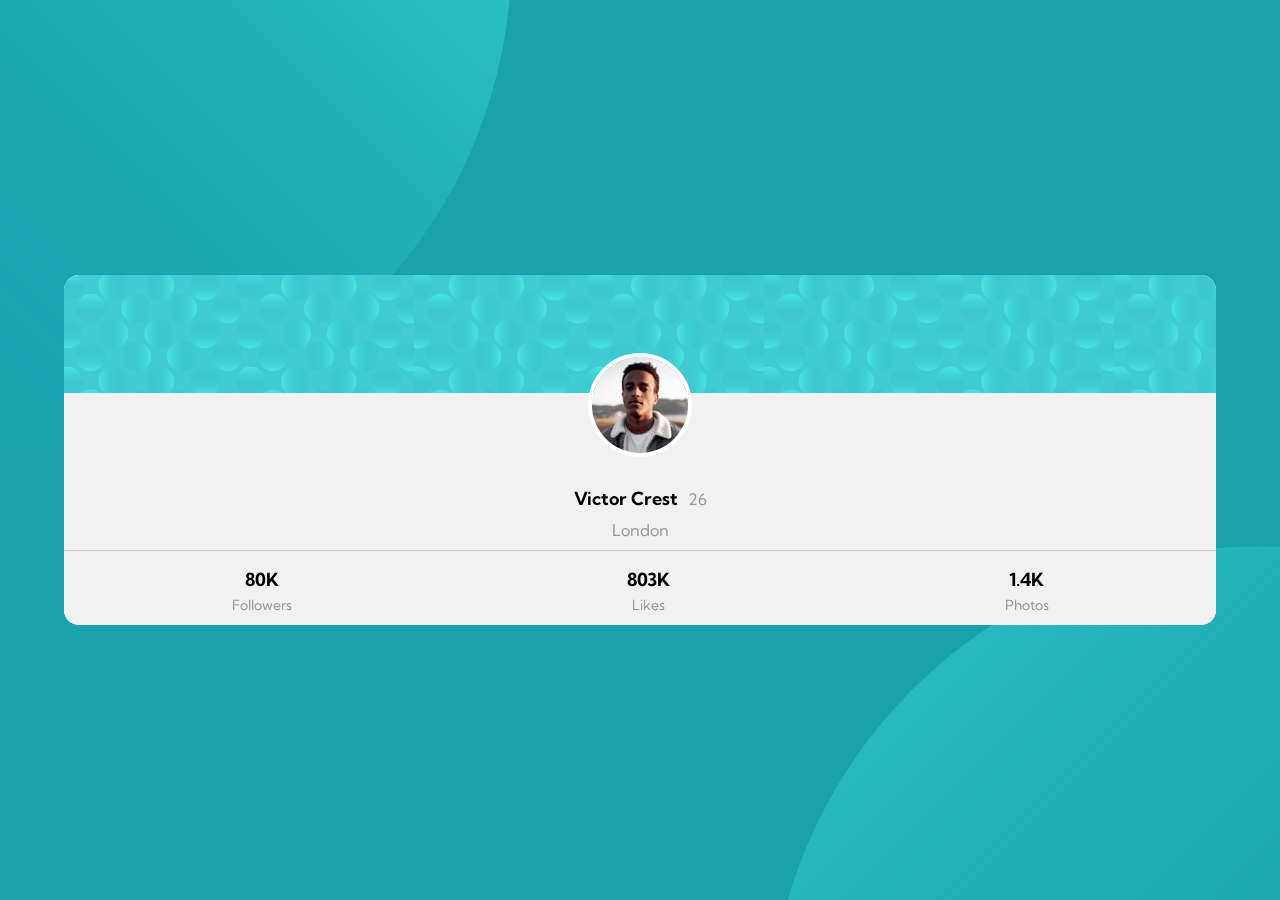
<file: docs/index.html>
<!DOCTYPE html>
<html lang="en">

<head>
  <meta charset="UTF-8">
  <meta name="viewport" content="width=device-width, initial-scale=1.0">
  <link rel="icon" type="image/png" sizes="32x32"
    href="./images/favicon-32x32.png">
  <link rel="stylesheet" href="./css/main.css">
  <title>Profile card component</title>
</head>

<body>
  <div class="pattern-top"></div>
  <div class="pattern-bottom"></div>
  <div class="card-container">
    <div class="card-header"></div>
    <div class="card-info">
      <img src="./images/image-victor.jpg" alt="avatar">
      <div class="card-title">
        <h5>Victor Crest</h5>
        <span>26</span>
      </div>
      <p>London</p>
    </div>
    <hr>
    <div class="card-footer">
      <div class="followers">
        <h5>80K</h5>
        <p>Followers</p>
      </div>
      <div class="likes">
        <h5>803K</h5>
        <p>Likes</p>
      </div>
      <div class="photos">
        <h5>1.4K</h5>
        <p>Photos</p>
      </div>
    </div>
  </div>
</body>

</html>
</file>
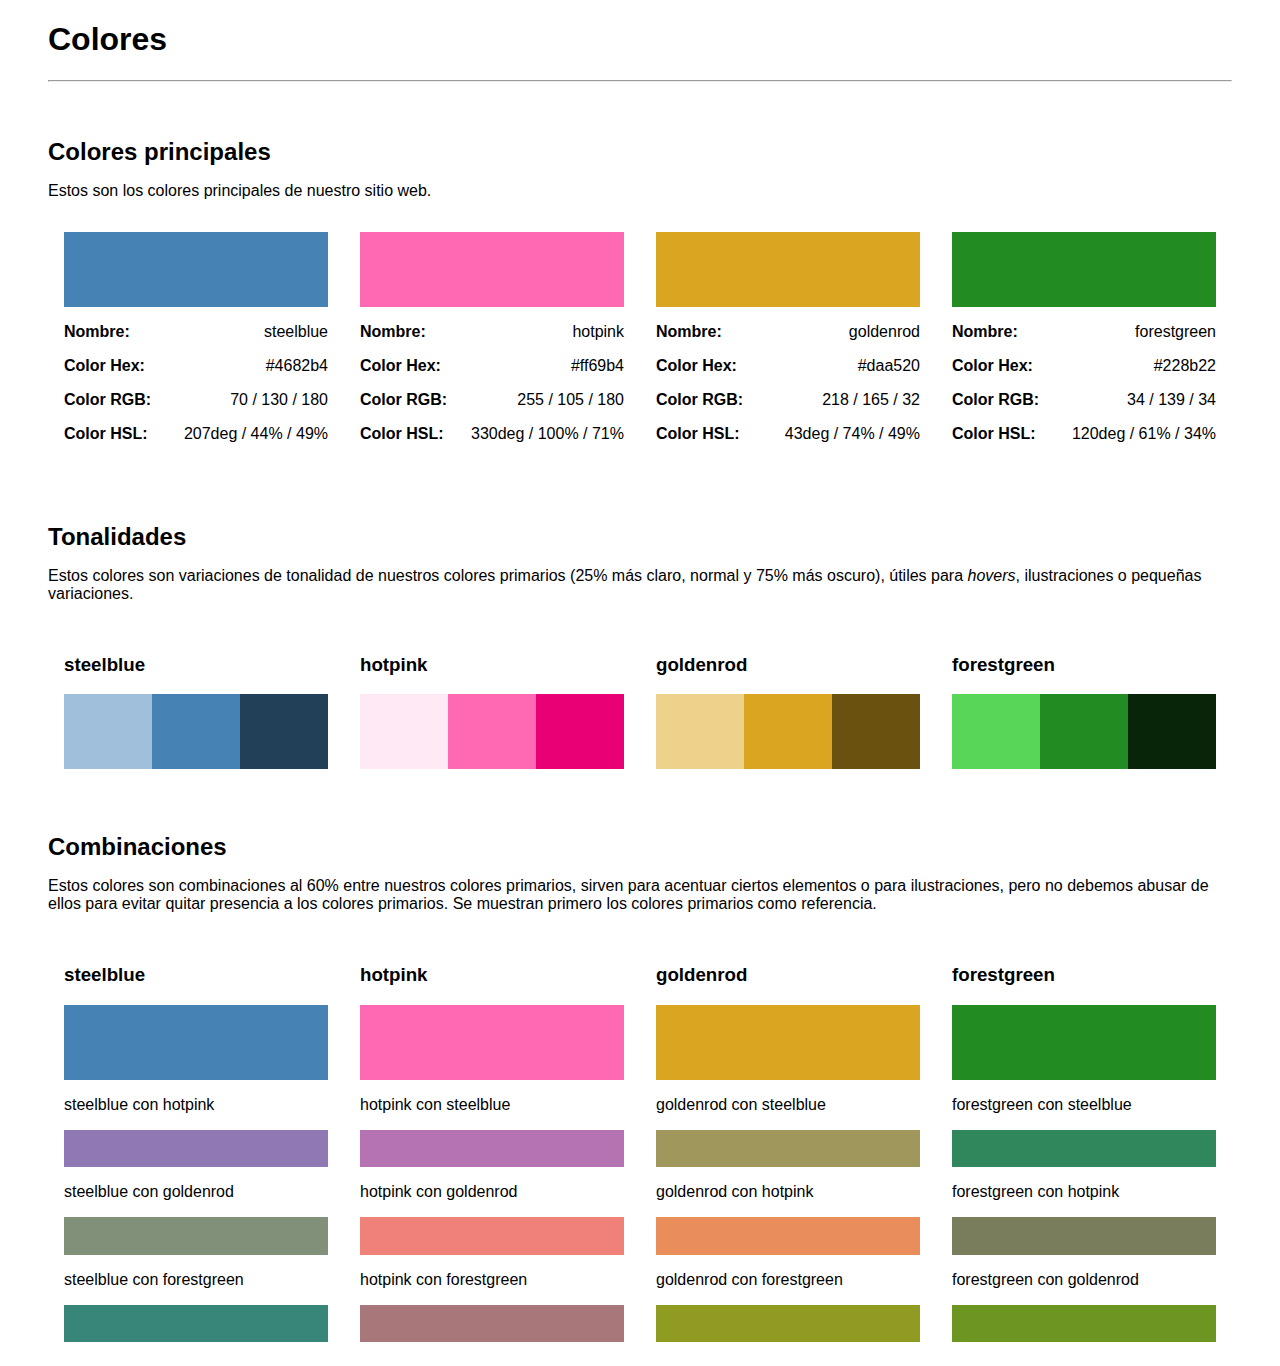
<file: ejercicio-colores_resuelto/index.html>
<!DOCTYPE html>
<html lang="es">
    <head>
        <title>Ejercicio Colores</title>
        <meta charset="UTF-8">
        <meta name="viewport" content="width=device-width, initial-scale=1.0">
        <link rel="stylesheet" type="text/css" href="css/style2.css">
    </head>
    <body>
        <header>
            <h1>Colores</h1>
            <hr>
        </header>
        <section>
            <h2>Colores principales</h2>
            <p>
                Estos son los colores principales de nuestro sitio web.
            </p>
            <!--Color principal 1-->
            <article class="color-principal-1">
                <div class="muestra"></div>
                <div class="datos">
                    <p><label>Nombre:</label><span class="nombre"></span></p>
                    <p><label>Color Hex:</label><span class="hex"></span></p>
                    <p><label>Color RGB:</label><span class="rgb"></span></p>
                    <p><label>Color HSL:</label><span class="hsl"></span></p>
                </div>
            </article>
            <!--Color principal 2-->
            <article class="color-principal-2">
                <div class="muestra"></div>
                <div class="datos">
                    <p><label>Nombre:</label><span class="nombre"></span></p>
                    <p><label>Color Hex:</label><span class="hex"></span></p>
                    <p><label>Color RGB:</label><span class="rgb"></span></p>
                    <p><label>Color HSL:</label><span class="hsl"></span></p>
                </div>
            </article>
            <!--Color principal 3-->
            <article class="color-principal-3">
                <div class="muestra"></div>
                <div class="datos">
                    <p><label>Nombre:</label><span class="nombre"></span></p>
                    <p><label>Color Hex:</label><span class="hex"></span></p>
                    <p><label>Color RGB:</label><span class="rgb"></span></p>
                    <p><label>Color HSL:</label><span class="hsl"></span></p>
                </div>
            </article>
            <!--Color principal 4-->
            <article class="color-principal-4">
                <div class="muestra"></div>
                <div class="datos">
                    <p><label>Nombre:</label><span class="nombre"></span></p>
                    <p><label>Color Hex:</label><span class="hex"></span></p>
                    <p><label>Color RGB:</label><span class="rgb"></span></p>
                    <p><label>Color HSL:</label><span class="hsl"></span></p>
                </div>
            </article>
        </section>
        <section>
            <h2>Tonalidades</h2>
            <p>
                Estos colores son variaciones de tonalidad de nuestros colores primarios (25% más claro, normal y 75% más oscuro),
                útiles para <em>hovers</em>, ilustraciones o pequeñas variaciones.
            </p>
            <!--Tonalidades color principal 1-->
            <article class="tonalidades-color-principal-1">
                <h3></h3>
                <div class="muestra">
                    <div class="claro"></div>
                    <div class="normal"></div>
                    <div class="oscuro"></div>
                </div>
            </article>
            <!--Tonalidades color principal 2-->
            <article class="tonalidades-color-principal-2">
                <h3></h3>
                <div class="muestra">
                    <div class="claro"></div>
                    <div class="normal"></div>
                    <div class="oscuro"></div>
                </div>
            </article>
            <!--Tonalidades color principal 3-->
            <article class="tonalidades-color-principal-3">
                <h3></h3>
                <div class="muestra">
                    <div class="claro"></div>
                    <div class="normal"></div>
                    <div class="oscuro"></div>
                </div>
            </article>
            <!--Tonalidades color principal 4-->
            <article class="tonalidades-color-principal-4">
                <h3></h3>
                <div class="muestra">
                    <div class="claro"></div>
                    <div class="normal"></div>
                    <div class="oscuro"></div>
                </div>
            </article>
        </section>
        <section>
            <h2>Combinaciones</h2>
            <p>
                Estos colores son combinaciones al 60% entre nuestros colores primarios, sirven para acentuar ciertos elementos
                o para ilustraciones, pero no debemos abusar de ellos para evitar quitar presencia a los colores primarios. Se
                muestran primero los colores primarios como referencia.
            </p>
            <!--Combinaciones color principal 1-->
            <article class="combinaciones-color-principal-1">
                <h3></h3>
                <div class="muestra"></div>
                <div class="mix-2">
                    <p></p>
                    <div></div>
                </div>
                <div class="mix-3">
                    <p></p>
                    <div></div>
                </div>
                <div class="mix-4">
                    <p></p>
                    <div></div>
                </div>
            </article>
            <!--Combinaciones color principal 2-->
            <article class="combinaciones-color-principal-2">
                <h3></h3>
                <div class="muestra"></div>
                <div class="mix-1">
                    <p></p>
                    <div></div>
                </div>
                <div class="mix-3">
                    <p></p>
                    <div></div>
                </div>
                <div class="mix-4">
                    <p></p>
                    <div></div>
                </div>
            </article>
            <!--Combinaciones color principal 3-->
            <article class="combinaciones-color-principal-3">
                <h3></h3>
                <div class="muestra"></div>
                <div class="mix-1">
                    <p></p>
                    <div></div>
                </div>
                <div class="mix-2">
                    <p></p>
                    <div></div>
                </div>
                <div class="mix-4">
                    <p></p>
                    <div></div>
                </div>
            </article>
            <!--Combinaciones color principal 4-->
            <article class="combinaciones-color-principal-4">
                <h3></h3>
                <div class="muestra"></div>
                <div class="mix-1">
                    <p></p>
                    <div></div>
                </div>
                <div class="mix-2">
                    <p></p>
                    <div></div>
                </div>
                <div class="mix-3">
                    <p></p>
                    <div></div>
                </div>
            </article>
        </section>
    </body>
</html>
</file>
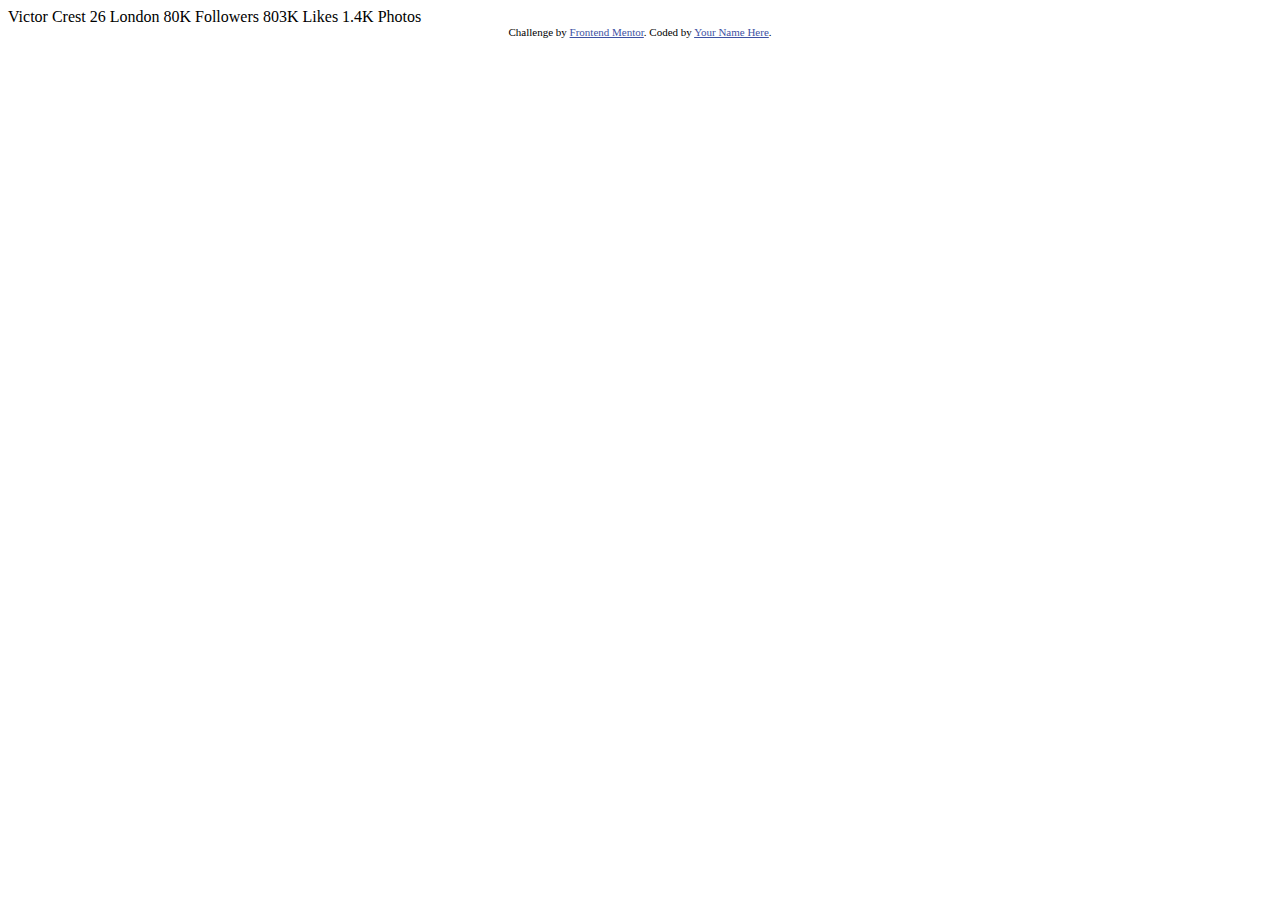
<file: profile_card/index.html>
<!DOCTYPE html>
<html lang="en">
<head>
  <meta charset="UTF-8">
  <meta name="viewport" content="width=device-width, initial-scale=1.0"> <!-- displays site properly based on user's device -->

  <link rel="icon" type="image/png" sizes="32x32" href="./images/favicon-32x32.png">
  
  <title>Frontend Mentor | Profile card component</title>

  <!-- Feel free to remove these styles or customise in your own stylesheet 👍 -->
  <style>
    .attribution { font-size: 11px; text-align: center; }
    .attribution a { color: hsl(228, 45%, 44%); }
  </style>
</head>
<body>
  Victor Crest
  26
  London

  80K
  Followers

  803K
  Likes

  1.4K
  Photos
  <div class="attribution">
    Challenge by <a href="https://www.frontendmentor.io?ref=challenge" target="_blank">Frontend Mentor</a>. 
    Coded by <a href="#">Your Name Here</a>.
  </div>
</body>
</html>
</file>
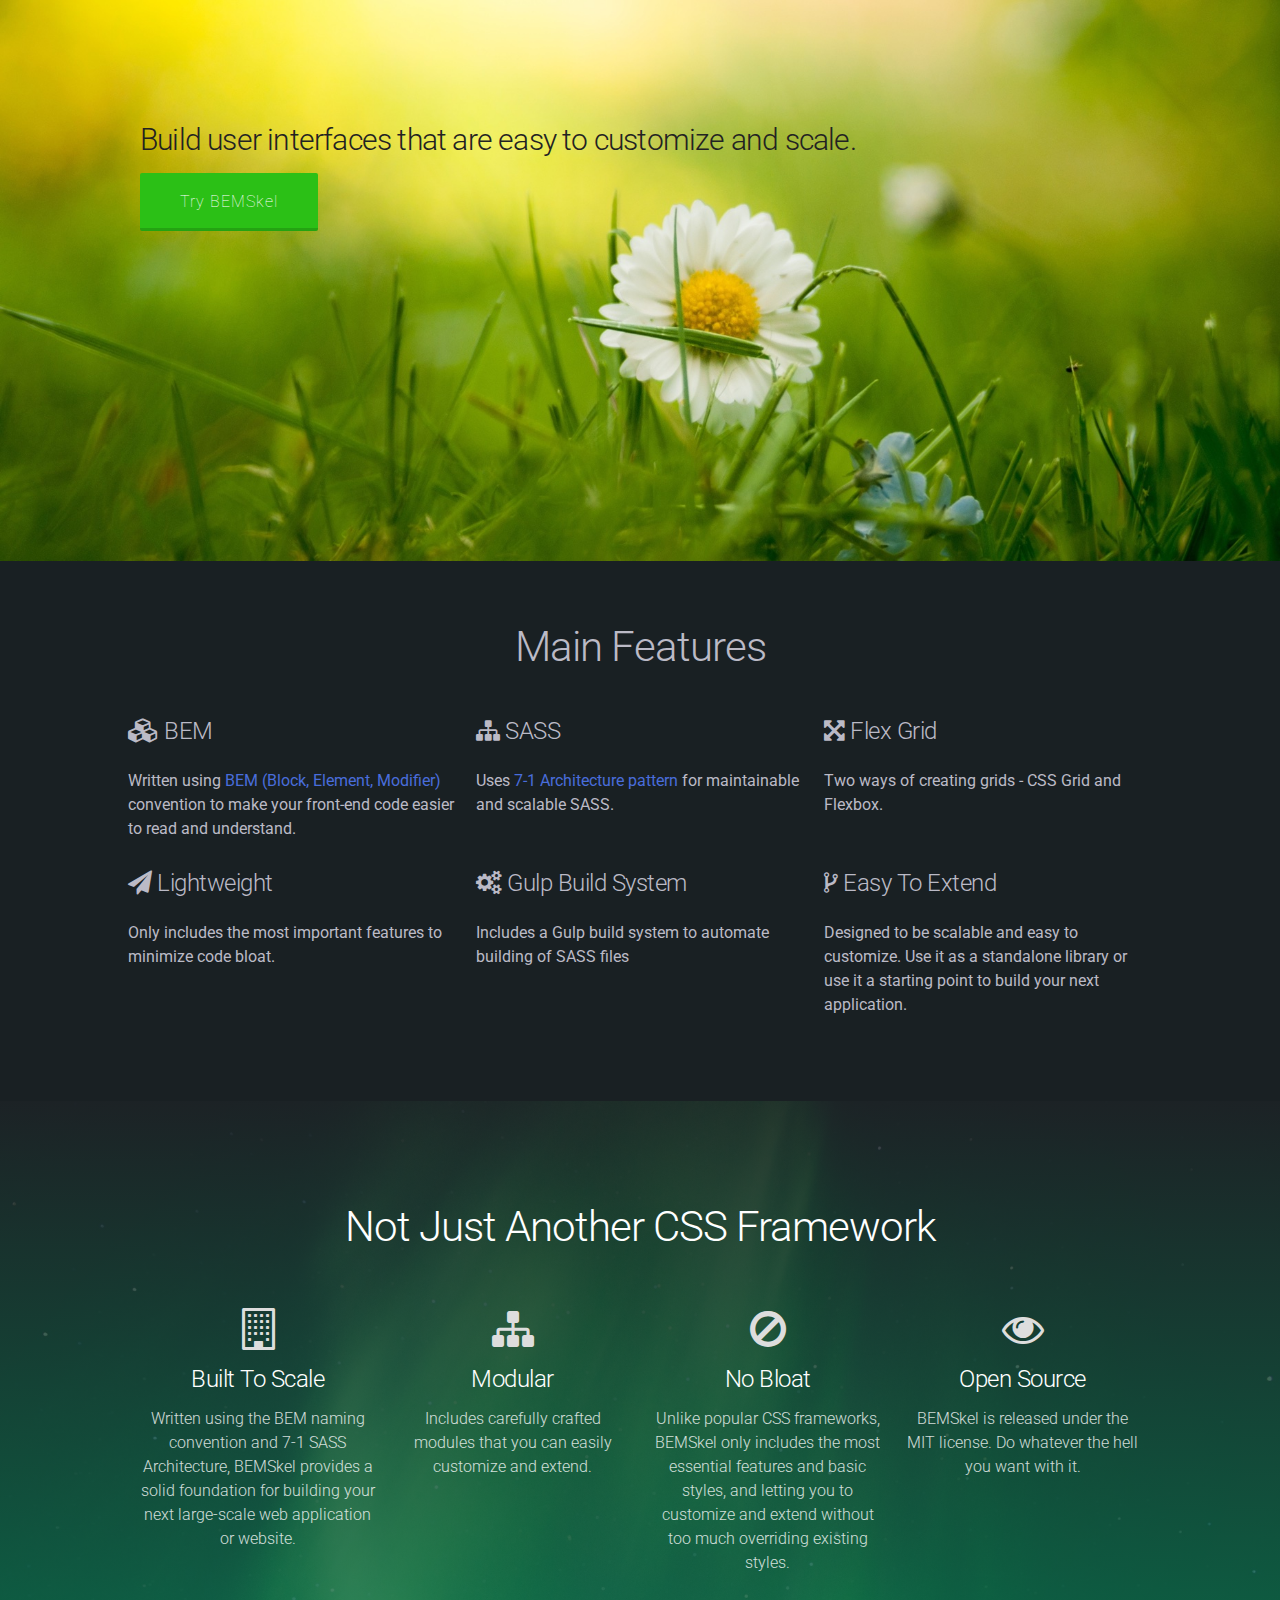
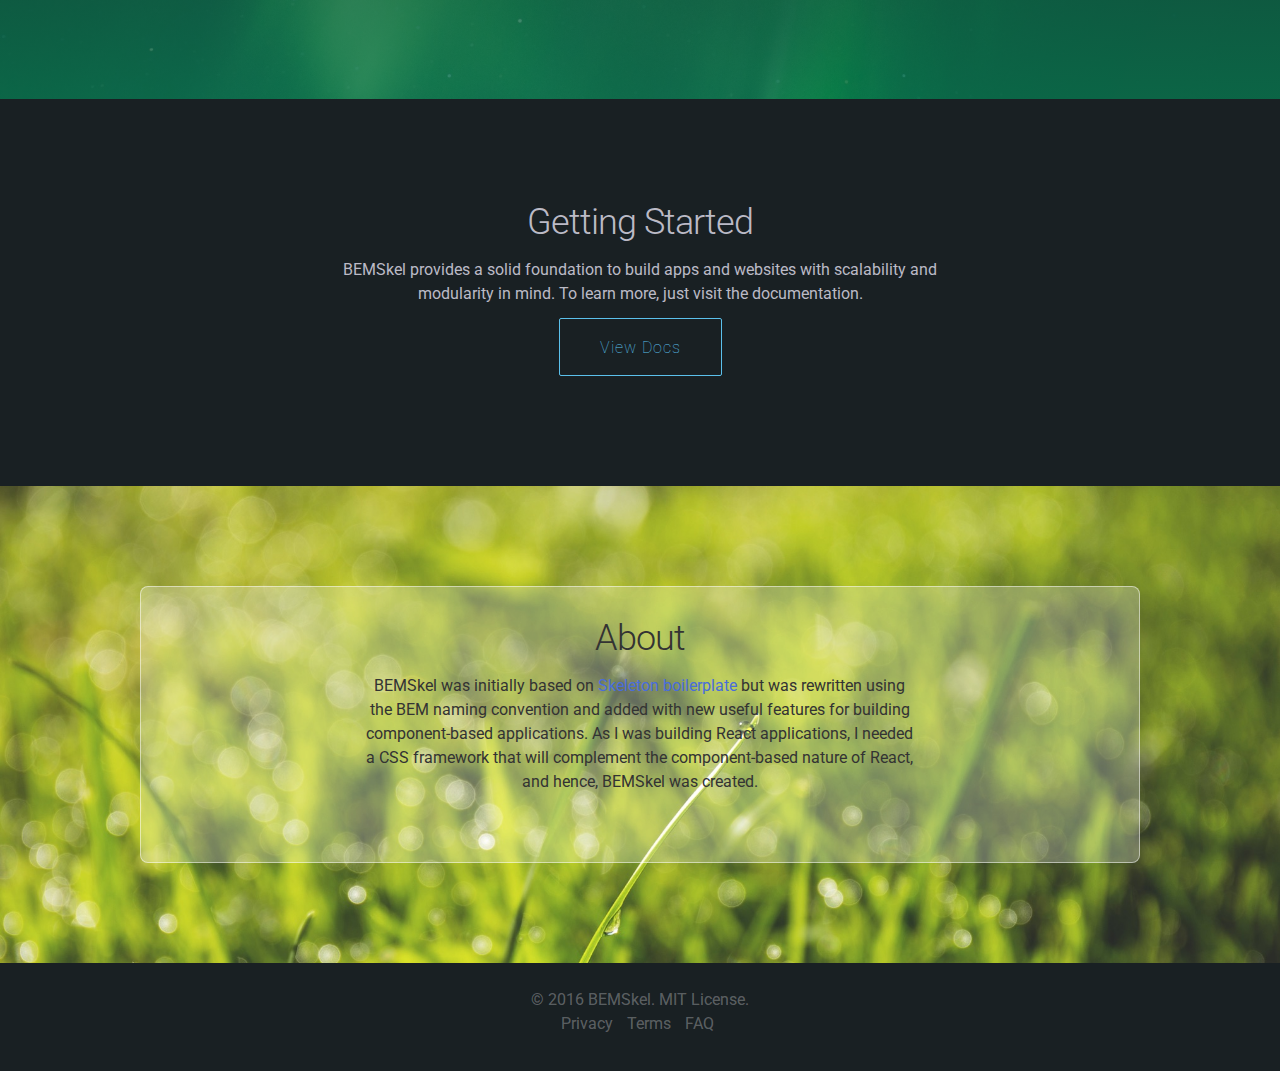
<file: bemskel/docs/examples/landing/index.html>
<!DOCTYPE html>
<html lang="en">
<head>
  <meta charset="utf-8">
  <title>BEMSkel - A Lightweight CSS Framework built using BEM and SASS</title>
  <meta name="description" content="">
  <meta name="author" content="">

  <!-- Mobile Specific Metas  -->
  <meta name="viewport" content="width=device-width, initial-scale=1">

  <!-- FONT -->
  <link href="https://fonts.googleapis.com/css?family=Roboto:100,400" rel="stylesheet">
  <!-- CSS  -->
  <link rel="stylesheet" href="../../css/bemskel/bemskel.css">
  <link rel="stylesheet" href="css/custom.css">


  <!-- Favicon -->
  <link rel="icon" type="image/png" href="images/favicon.png">
  <!--Fotawesome-->
  <link rel="stylesheet" type="text/css" href="https://maxcdn.bootstrapcdn.com/font-awesome/4.6.3/css/font-awesome.min.css">
</head>
<body>

  <!-- Main Page Layout -->
  <div class="section hero">
    <div class="container">
          <h4 class="section-heading">Build user interfaces that are easy to customize and scale.
          </h4>
          <a class="btn btn--lg btn--success btn--raised" href="http://bemskel.com">Try BEMSkel</a>
    </div>
  </div>

  <!-- Features Section -->
  <section class="features">
    <div class="container container--lg">
      <h2 class="features__title">Main Features</h2>
        <div class="flex-grid flex-grid--lg">
          <div class="flex-grid__col">
            <h5>
              <i class="fa fa-cubes" aria-hidden="true"></i>
               BEM
            </h5>
            <p>
             Written using <a href="https://en.bem.info/methodology/quick-start/">BEM (Block, Element, Modifier)</a> convention to make your front-end code easier to read and understand.
            </p>
          </div>
          <div class="flex-grid__col">
            <h5>
              <i class="fa fa-sitemap" aria-hidden="true"></i>
              SASS
            </h5>
            <p>
              Uses <a href="https://sass-guidelin.es/#architecture">7-1 Architecture pattern</a> for maintainable and scalable SASS.
            </p>
          </div>
          <div class="flex-grid__col">
            <h5>
              <i class="fa fa-arrows-alt" aria-hidden="true"></i>
              Flex Grid
            </h5>
            <p>
            Two ways of creating grids - CSS Grid and Flexbox.
            </p>
          </div>
        </div>
        <div class="flex-grid flex-grid--lg">
          <div class="flex-grid__col">
            <h5>
              <i class="fa fa-send" aria-hidden="true"></i>
               Lightweight
            </h5>
            <p>
              Only includes the most important features to minimize code bloat.
            </p>
          </div>
          <div class="flex-grid__col">
            <h5>
              <i class="fa fa-cogs" aria-hidden="true"></i>
              Gulp Build System
            </h5>
            <p>
              Includes a Gulp build system to automate building of SASS files
            </p>
          </div>
          <div class="flex-grid__col">
            <h5>
            <i class="fa fa-code-fork" aria-hidden="true"></i>
             Easy To Extend
            </h5>
            <p>
             Designed to be scalable and easy to customize. Use it as a standalone library or use it a starting point to build your next application.
            </p>
          </div>
        </div>
    </div>
  </section>


  <div class="section promotion">
    <div class="container">
      <h2 class="promotion__title">Not Just Another CSS Framework</h2>
      <div class="row">
        <div class="col col--3">
          <h2 class="promotion__icon"> <i class="fa fa-building-o" aria-hidden="true"></i></h2>
          <h5 class="promotion__heading">Built To Scale</h5>
          <p class="promotion__description">Written using the BEM naming convention and 7-1 SASS Architecture, BEMSkel provides a solid foundation for building your next large-scale web application or website.</p>
        </div>
        <div class="col col--3">
          <h2 class="promotion__icon"><i class="fa fa-sitemap"></i></h2>
          <h5 class="promotion__heading">Modular</h5>
          <p class="promotion__description">Includes carefully crafted modules that you can easily customize and extend.</p>
        </div>
        <div class="col col--3">
          <h2 class="promotion__icon"><i class="fa fa-ban" aria-hidden="true"></i></h2>
          <h5 class="promotion__heading">No Bloat</h5>
          <p class="promotion__description">Unlike popular CSS frameworks, BEMSkel only includes the most essential features and basic styles, and letting you to customize and extend without too much overriding existing styles.</p>
        </div>
        <div class="col col--3">
          <h2 class="promotion__icon"><i class="fa fa-eye" aria-hidden="true"></i></h2>
          <h5 class="promotion__heading">Open Source</h5>
          <p class="promotion__description">BEMSkel is released under the MIT license. Do whatever the hell you want with it.</p>
        </div>
      </div>
    </div>
  </div>

  <div class="section get-started">
    <div class="container">
      <h3 class="section-heading">Getting Started</h3>
      <p class="section-description">BEMSkel provides a solid foundation to build apps and websites with scalability and modularity in mind. To learn more, just visit the documentation.</p>
      <a class="btn btn--lg btn-outline--info" href="http://getbemskel.com">View Docs</a>
    </div>
  </div>


  <div class="section about">
    <div class="container">
      <h3 class="section-heading">About</h3>
      <p class="section-description">BEMSkel was initially based on <a href="http://getskeleton.com">Skeleton boilerplate</a> but was rewritten using the BEM naming convention and added with new useful features for building component-based applications. As I was building React applications, I needed a CSS framework that will complement the component-based nature of React, and hence, BEMSkel was created.</p>
    </div>
  </div>

  <footer>
    <div class="container">
        <p>© 2016 BEMSkel. MIT License.</p>
        <ul class="list-inline">
            <li>
              <a href="#">Privacy</a>
            </li>
            <li>
              <a href="#">Terms</a>
            </li>
            <li>
              <a href="#">FAQ</a>
            </li>
        </ul>
    </div>
  </footer>
<!-- End Document -->

</body>
</html>
</file>
<file: docs/css/main.css>
@import url("https://fonts.googleapis.com/css2?family=Kumbh+Sans:wght@400;700&display=swap");
body {
  font-family: 'Kumbh Sans', sans-serif;
  background-color: #19a2ae;
  margin: 0;
  padding: 0;
  display: -webkit-box;
  display: -ms-flexbox;
  display: flex;
  -webkit-box-pack: center;
      -ms-flex-pack: center;
          justify-content: center;
  -webkit-box-align: center;
      -ms-flex-align: center;
          align-items: center;
  width: 100vw;
  height: 100vh;
}

div.pattern-top {
  background-image: url(".././images/bg-pattern-top.svg");
  background-repeat: no-repeat;
  background-position: top;
  left: -40%;
  top: -70%;
  width: 120vw;
  height: 150vh;
  position: fixed;
}

div.pattern-bottom {
  background-image: url(".././images/bg-pattern-bottom.svg");
  background-repeat: no-repeat;
  background-position: bottom;
  right: -40%;
  bottom: -80%;
  width: 120vw;
  height: 150vh;
  position: fixed;
}

div.card-container {
  min-width: 24vw;
  height: 350px;
  background: #ffffff;
  margin: 0 auto;
  position: absolute;
  border-radius: 15px;
  display: -webkit-box;
  display: -ms-flexbox;
  display: flex;
  -webkit-box-orient: vertical;
  -webkit-box-direction: normal;
      -ms-flex-direction: column;
          flex-direction: column;
  -webkit-box-align: stretch;
      -ms-flex-align: stretch;
          align-items: stretch;
  -ms-flex-line-pack: center;
      align-content: center;
}

div.card-container div.card-header {
  background-image: url(../images/bg-pattern-card.svg);
  height: 40%;
  border-radius: 15px 15px 0 0;
}

div.card-container div.card-info {
  background: #f1f1f1;
  height: 45%;
  display: -webkit-box;
  display: -ms-flexbox;
  display: flex;
  -webkit-box-align: center;
      -ms-flex-align: center;
          align-items: center;
  -webkit-box-pack: center;
      -ms-flex-pack: center;
          justify-content: center;
  -webkit-box-orient: vertical;
  -webkit-box-direction: normal;
      -ms-flex-direction: column;
          flex-direction: column;
}

div.card-container div.card-info div.card-title {
  display: -webkit-box;
  display: -ms-flexbox;
  display: flex;
  -webkit-box-pack: center;
      -ms-flex-pack: center;
          justify-content: center;
  -webkit-box-align: baseline;
      -ms-flex-align: baseline;
          align-items: baseline;
}

div.card-container div.card-info h5 {
  font-size: 18px;
  font-weight: 700;
  margin-right: 10px;
}

div.card-container div.card-info span {
  color: #969696;
}

div.card-container div.card-info p {
  font-weight: 400;
  color: #969696;
  text-align: center;
  margin-bottom: 50px;
  margin-top: -20px;
}

div.card-container div.card-info img {
  border-radius: 50%;
  border: 4px solid white;
}

div.card-container div.card-footer {
  background: #f1f1f1;
  height: 25%;
  border-radius: 0 0 15px 15px;
  display: -webkit-box;
  display: -ms-flexbox;
  display: flex;
  -ms-flex-pack: distribute;
      justify-content: space-around;
  -webkit-box-align: center;
      -ms-flex-align: center;
          align-items: center;
}

div.card-container div.card-footer h5 {
  font-size: 18px;
  margin: 5px 0;
}

div.card-container div.card-footer p {
  font-size: 14px;
  margin: 0;
  color: #969696;
}

div.card-container div.card-footer div.followers, div.card-container div.card-footer div.likes, div.card-container div.card-footer div.photos {
  display: -webkit-box;
  display: -ms-flexbox;
  display: flex;
  -webkit-box-align: center;
      -ms-flex-align: center;
          align-items: center;
  -webkit-box-orient: vertical;
  -webkit-box-direction: normal;
      -ms-flex-direction: column;
          flex-direction: column;
}

hr {
  margin: 0;
  border: 0;
  height: 0;
  border-top: 1px solid rgba(0, 0, 0, 0.2);
}

@media (min-width: 375px) and (max-width: 1439px) {
  div.pattern-top {
    left: -10%;
    top: -65%;
    width: 50vw;
    height: 120vh;
    background-position: right;
  }
  div.pattern-bottom {
    right: -80%;
    bottom: -90%;
    width: 120vw;
    height: 150vh;
    background-position: left;
  }
  div.card-container {
    min-width: 90vw;
  }
}
</file>
<file: ejercicio-colores_resuelto/css/style2.css>
html {
  margin: 0 auto;
  max-width: 1200px;
  font-family: "Open Sans", sans-serif;
}

section {
  display: flex;
  flex-wrap: wrap;
}
section h2 {
  flex: 1 0 100%;
  margin: 3rem 0 0 0;
}
section p {
  flex: 1 0 100%;
  margin: 1rem 0;
}
section article {
  flex: 1;
  padding: 1rem;
}
section article p {
  display: flex;
  justify-content: space-between;
}
section article p label {
  font-weight: bold;
}

.color-principal-1 .muestra {
  background-color: #4682b4;
  height: 75px;
}
.color-principal-1 .datos .nombre::before {
  content: "steelblue";
}
.color-principal-1 .datos .hex::before {
  content: "#4682b4";
}
.color-principal-1 .datos .rgb::before {
  content: "70 / 130 / 180";
}
.color-principal-1 .datos .hsl::before {
  content: "207deg / 44% / 49%";
}

.tonalidades-color-principal-1 h3:before {
  content: "steelblue";
}
.tonalidades-color-principal-1 .muestra {
  display: flex;
  height: 75px;
}
.tonalidades-color-principal-1 .muestra > div {
  flex: 1;
}
.tonalidades-color-principal-1 .muestra .claro {
  background-color: #a0bfda;
}
.tonalidades-color-principal-1 .muestra .normal {
  background-color: #4682b4;
}
.tonalidades-color-principal-1 .muestra .oscuro {
  background-color: #224058;
}

.combinaciones-color-principal-1 h3:before {
  content: "steelblue";
}
.combinaciones-color-principal-1 .muestra {
  background-color: #4682b4;
  height: 75px;
}
.combinaciones-color-principal-1 .mix-2 p:before {
  content: "steelblue con hotpink";
}
.combinaciones-color-principal-1 .mix-2 div {
  height: 37.5px;
  background-color: #9078b4;
}
.combinaciones-color-principal-1 .mix-3 p:before {
  content: "steelblue con goldenrod";
}
.combinaciones-color-principal-1 .mix-3 div {
  height: 37.5px;
  background-color: #819079;
}
.combinaciones-color-principal-1 .mix-4 p:before {
  content: "steelblue con forestgreen";
}
.combinaciones-color-principal-1 .mix-4 div {
  height: 37.5px;
  background-color: #38867a;
}

.color-principal-2 .muestra {
  background-color: #ff69b4;
  height: 75px;
}
.color-principal-2 .datos .nombre::before {
  content: "hotpink";
}
.color-principal-2 .datos .hex::before {
  content: "#ff69b4";
}
.color-principal-2 .datos .rgb::before {
  content: "255 / 105 / 180";
}
.color-principal-2 .datos .hsl::before {
  content: "330deg / 100% / 71%";
}

.tonalidades-color-principal-2 h3:before {
  content: "hotpink";
}
.tonalidades-color-principal-2 .muestra {
  display: flex;
  height: 75px;
}
.tonalidades-color-principal-2 .muestra > div {
  flex: 1;
}
.tonalidades-color-principal-2 .muestra .claro {
  background-color: #ffe9f4;
}
.tonalidades-color-principal-2 .muestra .normal {
  background-color: #ff69b4;
}
.tonalidades-color-principal-2 .muestra .oscuro {
  background-color: #e90074;
}

.combinaciones-color-principal-2 h3:before {
  content: "hotpink";
}
.combinaciones-color-principal-2 .muestra {
  background-color: #ff69b4;
  height: 75px;
}
.combinaciones-color-principal-2 .mix-1 p:before {
  content: "hotpink con steelblue";
}
.combinaciones-color-principal-2 .mix-1 div {
  height: 37.5px;
  background-color: #b573b4;
}
.combinaciones-color-principal-2 .mix-3 p:before {
  content: "hotpink con goldenrod";
}
.combinaciones-color-principal-2 .mix-3 div {
  height: 37.5px;
  background-color: #f08179;
}
.combinaciones-color-principal-2 .mix-4 p:before {
  content: "hotpink con forestgreen";
}
.combinaciones-color-principal-2 .mix-4 div {
  height: 37.5px;
  background-color: #a7777a;
}

.color-principal-3 .muestra {
  background-color: #daa520;
  height: 75px;
}
.color-principal-3 .datos .nombre::before {
  content: "goldenrod";
}
.color-principal-3 .datos .hex::before {
  content: "#daa520";
}
.color-principal-3 .datos .rgb::before {
  content: "218 / 165 / 32";
}
.color-principal-3 .datos .hsl::before {
  content: "43deg / 74% / 49%";
}

.tonalidades-color-principal-3 h3:before {
  content: "goldenrod";
}
.tonalidades-color-principal-3 .muestra {
  display: flex;
  height: 75px;
}
.tonalidades-color-principal-3 .muestra > div {
  flex: 1;
}
.tonalidades-color-principal-3 .muestra .claro {
  background-color: #eed28b;
}
.tonalidades-color-principal-3 .muestra .normal {
  background-color: #daa520;
}
.tonalidades-color-principal-3 .muestra .oscuro {
  background-color: #6b5110;
}

.combinaciones-color-principal-3 h3:before {
  content: "goldenrod";
}
.combinaciones-color-principal-3 .muestra {
  background-color: #daa520;
  height: 75px;
}
.combinaciones-color-principal-3 .mix-1 p:before {
  content: "goldenrod con steelblue";
}
.combinaciones-color-principal-3 .mix-1 div {
  height: 37.5px;
  background-color: #9f975b;
}
.combinaciones-color-principal-3 .mix-2 p:before {
  content: "goldenrod con hotpink";
}
.combinaciones-color-principal-3 .mix-2 div {
  height: 37.5px;
  background-color: #e98d5b;
}
.combinaciones-color-principal-3 .mix-4 p:before {
  content: "goldenrod con forestgreen";
}
.combinaciones-color-principal-3 .mix-4 div {
  height: 37.5px;
  background-color: #909b21;
}

.color-principal-4 .muestra {
  background-color: #228b22;
  height: 75px;
}
.color-principal-4 .datos .nombre::before {
  content: "forestgreen";
}
.color-principal-4 .datos .hex::before {
  content: "#228b22";
}
.color-principal-4 .datos .rgb::before {
  content: "34 / 139 / 34";
}
.color-principal-4 .datos .hsl::before {
  content: "120deg / 61% / 34%";
}

.tonalidades-color-principal-4 h3:before {
  content: "forestgreen";
}
.tonalidades-color-principal-4 .muestra {
  display: flex;
  height: 75px;
}
.tonalidades-color-principal-4 .muestra > div {
  flex: 1;
}
.tonalidades-color-principal-4 .muestra .claro {
  background-color: #57d657;
}
.tonalidades-color-principal-4 .muestra .normal {
  background-color: #228b22;
}
.tonalidades-color-principal-4 .muestra .oscuro {
  background-color: #092509;
}

.combinaciones-color-principal-4 h3:before {
  content: "forestgreen";
}
.combinaciones-color-principal-4 .muestra {
  background-color: #228b22;
  height: 75px;
}
.combinaciones-color-principal-4 .mix-1 p:before {
  content: "forestgreen con steelblue";
}
.combinaciones-color-principal-4 .mix-1 div {
  height: 37.5px;
  background-color: #30875c;
}
.combinaciones-color-principal-4 .mix-2 p:before {
  content: "forestgreen con hotpink";
}
.combinaciones-color-principal-4 .mix-2 div {
  height: 37.5px;
  background-color: #7a7d5c;
}
.combinaciones-color-principal-4 .mix-3 p:before {
  content: "forestgreen con goldenrod";
}
.combinaciones-color-principal-4 .mix-3 div {
  height: 37.5px;
  background-color: #6c9521;
}

/*# sourceMappingURL=style2.css.map */
</file>
<file: bemskel/docs/examples/landing/css/custom.css>
/* Shared */

.list-inline {
  padding-left: 0;
  margin-left: -5px;
  list-style: none;
}

.list-inline > li {
  display: inline-block;
  padding-right: 5px;
  padding-left: 5px;
}

/* Sections */
.section {
  padding: 10rem 0 10rem;
  text-align: center;
}

.section-heading,
.section-description {
  margin-bottom: 1.2rem;
}

/* Hero */
.hero {
  background-image: url("../images/bokeh.jpg");
  background-size: cover;
  background-position: top left;
  background-repeat: no-repeat;
  webkit-background-size: cover;
  -moz-background-size: cover;
  -o-background-size: cover;
  color: #222;
}

/* Features */
.features {
  background-color: #192023;
  color: #BBBAC6;
  padding: 6rem 0 6rem;
}

.features__title {
  text-align: center;
  margin-bottom: 4rem;
}

/* Promotion */
.promotion {
  background: linear-gradient(rgba(25, 32, 35, 0.85), rgba(0, 119, 76, 0.75) ), url("../images/aurora.jpg");
  background-size: cover;
  color: #fff;
  padding: 6rem 0 6rem;
}

.promotion__title {
  margin-bottom: 5rem;
}

.promotion__icon {
  margin-bottom: .5rem;
  color: #ddd;
}

.promotion__heading {
  margin-bottom: 1rem;
}

.promotion__description {
  opacity: .8;
  font-weight: 300;
}

/* Help */
.get-started {
  color: #BBBAC6;
  background-color: #192023;
}

/* About */
.about {
  background-image: url("../images/grass.jpg");
  background-size: cover;
  background-position: top left;
  background-repeat: no-repeat;
  webkit-background-size: cover;
  -moz-background-size: cover;
  -o-background-size: cover;
  color: #333;
}

.about .container {
  background: rgba(255, 255, 255, 0.25);
  border: solid 1px rgba(255, 255, 255, 0.5);
  border-radius: 0.5em;
  padding: 1.75em 2.5em 1.75em 2.5em;
  display: inline-block;
  position: relative;
}

.about .section-description {
  margin-bottom: 4rem;
}


/* Footer */
footer {
  background-color: #192023;
  padding: 25px 0;
}

footer ul, section.contact ul.list-social {
  margin-bottom: 0;
}

footer, footer ul li a {
  color: rgba(255,255,255,.3);
}

footer, section.contact {
  text-align: center;
}

footer p {
  margin: 0;
}


/* Bigger than 550 */
@media (min-width: 550px) {
  .section {
    padding: 10rem 0 10rem;
  }
  .hero {
    padding: 5rem 0 8rem;
    text-align: left;
  }
  .hero-heading {
    font-size: 2.4rem;
  }
}

/* Bigger than 750 */
@media (min-width: 750px) {
  .hero {
    padding: 8rem 0 8rem;
  }
  .hero-heading {
    font-size: 2.6rem;
  }
  .section {
    padding: 14rem 0 14rem;
  }
  .hero {
    padding: 10rem 0 27rem;
  }
  .section-description {
    max-width: 60%;
    margin-left: auto;
    margin-right: auto;
  }
}

/* Bigger than 1000 */
@media (min-width: 1000px) {
  .section {
    padding: 10rem 0 10rem;
  }
  .hero {
    padding: 12rem 0 32rem;
  }
  .hero-heading {
    font-size: 3.0rem;
  }
}
</file>
<file: bemskel/docs/css/bemskel/bemskel.css>
@charset "UTF-8";
/*! SCSS version of normalize.css v4.2.0 | MIT License | github.com/necolas/normalize.css */
/**
 * 1. Change the default font family in all browsers (opinionated).
 * 2. Correct the line height in all browsers.
 * 3. Prevent adjustments of font size after orientation changes in IE and iOS.
 */
/* Document
   ========================================================================== */
html {
  font-family: sans-serif;
  /* 1 */
  line-height: 1.15;
  /* 2 */
  -ms-text-size-adjust: 100%;
  /* 3 */
  -webkit-text-size-adjust: 100%;
  /* 3 */ }

/* Sections
   ========================================================================== */
/**
 * Remove the margin in all browsers (opinionated).
 */
body {
  margin: 0; }

/**
 * Add the correct display in IE 9-.
 */
article, aside, footer, header, nav, section {
  display: block; }

/**
 * Correct the font size and margin on `h1` elements within `section` and
 * `article` contexts in Chrome, Firefox, and Safari.
 */
h1 {
  font-size: 2em;
  margin: 0.67em 0; }

/* Grouping content
   ========================================================================== */
/**
 * Add the correct display in IE 9-.
 * 1. Add the correct display in IE.
 */
figcaption, figure, main {
  /* 1 */
  display: block; }

/**
 * Add the correct margin in IE 8.
 */
figure {
  margin: 1em 40px; }

/**
 * 1. Add the correct box sizing in Firefox.
 * 2. Show the overflow in Edge and IE.
 */
hr {
  box-sizing: content-box;
  /* 1 */
  height: 0;
  /* 1 */
  overflow: visible;
  /* 2 */ }

/**
 * 1. Correct the inheritance and scaling of font size in all browsers.
 * 2. Correct the odd `em` font sizing in all browsers.
 */
pre {
  font-family: monospace, monospace;
  /* 1 */
  font-size: 1em;
  /* 2 */ }

/* Text-level semantics
   ========================================================================== */
/**
 * 1. Remove the gray background on active links in IE 10.
 * 2. Remove gaps in links underline in iOS 8+ and Safari 8+.
 */
a {
  background-color: transparent;
  /* 1 */
  -webkit-text-decoration-skip: objects;
  /* 2 */ }

a:active, a:hover {
  outline-width: 0; }

/**
 * Remove the outline on focused links when they are also active or hovered
 * in all browsers (opinionated).
 */
/**
 * 1. Remove the bottom border in Firefox 39-.
 * 2. Add the correct text decoration in Chrome, Edge, IE, Opera, and Safari.
 */
abbr[title] {
  border-bottom: none;
  /* 1 */
  text-decoration: underline;
  /* 2 */
  text-decoration: underline dotted;
  /* 2 */ }

/**
 * Prevent the duplicate application of `bolder` by the next rule in Safari 6.
 */
b, strong {
  font-weight: inherit; }

/**
 * Add the correct font weight in Chrome, Edge, and Safari.
 */
b, strong {
  font-weight: bolder; }

/**
 * 1. Correct the inheritance and scaling of font size in all browsers.
 * 2. Correct the odd `em` font sizing in all browsers.
 */
code, kbd, samp {
  font-family: monospace, monospace;
  /* 1 */
  font-size: 1em;
  /* 2 */ }

/**
 * Add the correct font style in Android 4.3-.
 */
dfn {
  font-style: italic; }

/**
 * Add the correct background and color in IE 9-.
 */
mark {
  background-color: #ff0;
  color: #000; }

/**
 * Add the correct font size in all browsers.
 */
small {
  font-size: 80%; }

/**
 * Prevent `sub` and `sup` elements from affecting the line height in
 * all browsers.
 */
sub, sup {
  font-size: 75%;
  line-height: 0;
  position: relative;
  vertical-align: baseline; }

sub {
  bottom: -0.25em; }

sup {
  top: -0.5em; }

/* Embedded content
   ========================================================================== */
/**
 * Add the correct display in IE 9-.
 */
audio, video {
  display: inline-block; }

/**
 * Add the correct display in iOS 4-7.
 */
audio:not([controls]) {
  display: none;
  height: 0; }

/**
 * Remove the border on images inside links in IE 10-.
 */
img {
  border-style: none; }

/**
 * Hide the overflow in IE.
 */
svg:not(:root) {
  overflow: hidden; }

/* Forms
   ========================================================================== */
/**
 * 1. Change font properties to `inherit` in all browsers (opinionated).
 * 2. Remove the margin in Firefox and Safari.
 */
button, input, optgroup, select, textarea {
  font: inherit;
  /* 1 */
  margin: 0;
  /* 2 */ }

/**
 * Restore the font weight unset by the previous rule.
 */
optgroup {
  font-weight: bold; }

/**
 * Show the overflow in IE.
 * 1. Show the overflow in Edge.
 */
button, input {
  /* 1 */
  overflow: visible; }

/**
 * Remove the inheritance of text transform in Edge, Firefox, and IE.
 * 1. Remove the inheritance of text transform in Firefox.
 */
button, select {
  /* 1 */
  text-transform: none; }

/**
 * 1. Prevent a WebKit bug where (2) destroys native `audio` and `video`
 *    controls in Android 4.
 * 2. Correct the inability to style clickable types in iOS and Safari.
 */
button, html [type="button"], [type="reset"], [type="submit"] {
  -webkit-appearance: button;
  /* 2 */ }

/**
 * Remove the inner border and padding in Firefox.
 */
button::-moz-focus-inner, [type="button"]::-moz-focus-inner, [type="reset"]::-moz-focus-inner, [type="submit"]::-moz-focus-inner {
  border-style: none;
  padding: 0; }

/**
 * Restore the focus styles unset by the previous rule.
 */
button:-moz-focusring, [type="button"]:-moz-focusring, [type="reset"]:-moz-focusring, [type="submit"]:-moz-focusring {
  outline: 1px dotted ButtonText; }

/**
 * Change the border, margin, and padding in all browsers (opinionated).
 */
fieldset {
  border: 1px solid #c0c0c0;
  margin: 0 2px;
  padding: 0.35em 0.625em 0.75em; }

/**
 * 1. Correct the text wrapping in Edge and IE.
 * 2. Correct the color inheritance from `fieldset` elements in IE.
 * 3. Remove the padding so developers are not caught out when they zero out
 *    `fieldset` elements in all browsers.
 */
legend {
  box-sizing: border-box;
  /* 1 */
  color: inherit;
  /* 2 */
  display: table;
  /* 1 */
  max-width: 100%;
  /* 1 */
  padding: 0;
  /* 3 */
  white-space: normal;
  /* 1 */ }

/**
 * 1. Add the correct display in IE 9-.
 * 2. Add the correct vertical alignment in Chrome, Firefox, and Opera.
 */
progress {
  display: inline-block;
  /* 1 */
  vertical-align: baseline;
  /* 2 */ }

/**
 * Remove the default vertical scrollbar in IE.
 */
textarea {
  overflow: auto; }

/**
 * 1. Add the correct box sizing in IE 10-.
 * 2. Remove the padding in IE 10-.
 */
[type="checkbox"], [type="radio"] {
  box-sizing: border-box;
  /* 1 */
  padding: 0;
  /* 2 */ }

/**
 * Correct the cursor style of increment and decrement buttons in Chrome.
 */
[type="number"]::-webkit-inner-spin-button, [type="number"]::-webkit-outer-spin-button {
  height: auto; }

/**
 * 1. Correct the odd appearance in Chrome and Safari.
 * 2. Correct the outline style in Safari.
 */
[type="search"] {
  -webkit-appearance: textfield;
  /* 1 */
  outline-offset: -2px;
  /* 2 */ }

[type="search"]::-webkit-search-cancel-button, [type="search"]::-webkit-search-decoration {
  -webkit-appearance: none; }

/**
 * Remove the inner padding and cancel buttons in Chrome and Safari on OS X.
 */
/**
 * 1. Correct the inability to style clickable types in iOS and Safari.
 * 2. Change font properties to `inherit` in Safari.
 */
::-webkit-file-upload-button {
  -webkit-appearance: button;
  /* 1 */
  font: inherit;
  /* 2 */ }

/* Interactive
   ========================================================================== */
/*
 * Add the correct display in IE 9-.
 * 1. Add the correct display in Edge, IE, and Firefox.
 */
details, menu {
  display: block; }

/*
 * Add the correct display in all browsers.
 */
summary {
  display: list-item; }

/* Scripting
   ========================================================================== */
/**
 * Add the correct display in IE 9-.
 */
canvas {
  display: inline-block; }

/**
 * Add the correct display in IE.
 */
template, [hidden] {
  display: none; }

html {
  box-sizing: border-box;
  font-size: 62.5%;
  height: 100%; }

*,
*:before,
*:after {
  box-sizing: inherit; }

body {
  font-size: 1.6rem;
  line-height: 2.4rem;
  font-weight: 400;
  font-family: "Roboto", Helvetica, Arial, sans-serif;
  color: #222222; }

a {
  color: #496DDB;
  text-decoration: none;
  word-wrap: break-word; }

a:hover {
  color: shade(#496DDB, 15%); }

hr {
  margin-top: 3rem;
  margin-bottom: 3.5rem;
  border-width: 0;
  border-top: 1px solid #d3d3d3; }

ul {
  list-style: circle inside; }

ol {
  list-style: decimal inside;
  padding-left: 0;
  margin-top: 0; }

ul {
  padding-left: 0;
  margin-top: 0; }

ul ul, ul ol {
  margin: 1.5rem 0 1.5rem 3rem;
  font-size: 90%; }

ol ol, ol ul {
  margin: 1.5rem 0 1.5rem 3rem;
  font-size: 90%; }

li {
  margin-bottom: 1rem; }

dt {
  font-style: italic; }

dd {
  padding-left: 2rem; }

img,
video {
  display: table;
  max-width: 100%; }

figure {
  margin: 0 auto;
  padding-bottom: 2.4rem; }

figure img {
  display: table;
  margin: 0 auto; }

caption,
figcaption {
  font-size: 2rem;
  font-style: italic;
  text-align: center; }

table {
  border-collapse: collapse;
  border-color: gray;
  border-spacing: 2px;
  max-width: 100%;
  width: 100%; }

table thead th {
  vertical-align: bottom;
  border-bottom: 1px solid #d3d3d3; }

table th,
table td {
  padding: 0.6rem;
  vertical-align: top;
  border-top: 1px solid #ccc; }

table th,
table tfoot td {
  font-weight: 700;
  text-align: left; }

table td {
  border-bottom: 1px solid #d3d3d3;
  padding: .6rem;
  text-align: left;
  vertical-align: top; }

textarea,
select {
  height: 38px;
  padding: 6px 10px;
  background-color: #fff;
  border: 1px solid #d1d1d1;
  border-radius: 0.2rem;
  box-shadow: none; }

textarea:focus,
select:focus {
  border: 1px solid #3498db;
  outline: 0; }

input[type="email"], input[type="number"], input[type="search"], input[type="text"], input[type="tel"], input[type="url"], input[type="password"] {
  appearance: none;
  background-color: #fff;
  border-radius: 0.2rem;
  border: 1px solid #d1d1d1;
  box-shadow: none;
  box-sizing: border-box;
  height: 38px;
  padding: 6px 10px;
  -moz-appearance: none;
  -webkit-appearance: none; }

input[type="email"]:focus, input[type="number"]:focus, input[type="search"]:focus, input[type="text"]:focus, input[type="tel"]:focus, input[type="url"]:focus, input[type="password"]:focus {
  border: 1px solid #3498db;
  outline: 0; }

textarea {
  appearance: none;
  min-height: 65px;
  padding-bottom: 6px;
  padding-top: 6px;
  -moz-appearance: none;
  -webkit-appearance: none; }

label,
legend {
  display: block;
  font-weight: 600;
  margin-bottom: .5rem; }

fieldset {
  padding: 0;
  border-width: 0; }

input[type="checkbox"], input[type="radio"] {
  display: inline; }

label > .label-body {
  display: inline-block;
  font-weight: normal;
  margin-left: .5rem; }

pre {
  overflow: auto; }

code {
  background: #e3e3e3;
  border-radius: 0.2rem;
  border: 1px solid #d3d3d3;
  font-size: 90%;
  margin: 0 .2rem;
  padding: .2rem .5rem;
  white-space: nowrap; }

pre > code {
  display: block;
  padding: 1rem 1.5rem;
  white-space: pre; }

.u-full-width {
  width: 100%; }

.u-max-full-width {
  max-width: 100%; }

.u-pull--right {
  float: right; }

.u-pull--left {
  float: left; }

.u-disabled {
  cursor: default;
  opacity: .5;
  pointer-events: none; }

/**
 * Clear inner floats
 */
.u-clearfix:after {
  clear: both;
  content: "";
  display: table; }

/**
 * Hide text while making it readable for screen readers
 * 1. Needed in WebKit-based browsers because of an implementation bug;
 *    See: https://code.google.com/p/chromium/issues/detail?id=457146
 */
.u-hide-text {
  overflow: hidden;
  padding: 0;
  /* 1 */
  text-indent: 101%;
  white-space: nowrap; }

/**
 * Hide element while making it readable for screen readers
 * Shamelessly borrowed from HTML5Boilerplate:
 * https://github.com/h5bp/html5-boilerplate/blob/master/src/css/main.css#L119-L133
 */
.u-visually-hidden {
  border: 0;
  clip: rect(0 0 0 0);
  height: 1px;
  margin: -1px;
  overflow: hidden;
  padding: 0;
  position: absolute;
  width: 1px; }

.u-ta-left {
  text-align: left; }

.u-ta-left {
  text-align: center; }

.u-ta-right {
  text-align: right; }

/**
 * Basic typography style for text
 */
h1, h2, h3, h4, h5, h6 {
  margin-top: 0;
  margin-bottom: 2rem;
  font-weight: 300;
  word-wrap: break-word; }

h1 {
  font-size: 4.0rem;
  line-height: 1.2;
  letter-spacing: -.1rem; }

h2 {
  font-size: 3.6rem;
  line-height: 1.25;
  letter-spacing: -.1rem; }

h3 {
  font-size: 3.0rem;
  line-height: 1.3;
  letter-spacing: -.1rem; }

h4 {
  font-size: 2.4rem;
  line-height: 1.35;
  letter-spacing: -.08rem; }

h5 {
  font-size: 1.8rem;
  line-height: 1.5;
  letter-spacing: -.05rem; }

h6 {
  font-size: 1.5rem;
  line-height: 1.6;
  letter-spacing: 0; }

@media (min-width: 550px) {
  h1 {
    font-size: 5.0rem; }
  h2 {
    font-size: 4.2rem; }
  h3 {
    font-size: 3.6rem; }
  h4 {
    font-size: 3.0rem; }
  h5 {
    font-size: 2.4rem; }
  h6 {
    font-size: 1.5rem; } }

p {
  margin-top: 0; }

blockquote {
  margin: 0 0 2.4rem 1.2rem;
  border-left: 0.3rem solid #545454;
  padding: 2.4rem 1.2rem; }

blockquote p:last-child {
  padding-bottom: 0; }

small,
sub,
sup {
  font-size: 2rem;
  line-height: 1; }

caption,
figcaption {
  font-size: 2rem;
  font-style: italic;
  text-align: center; }

em,
cite,
i {
  font-style: italic; }

q:before {
  content: "'"; }

q:after {
  content: "'"; }

q > q {
  font-style: italic; }

dfn,
abbr {
  border-bottom: 0.1rem dotted #d3d3d3;
  cursor: default; }

dfn,
abbr {
  border-bottom: 0.1rem dotted #d3d3d3;
  cursor: default; }

button, input {
  margin-bottom: 1rem; }

fieldset,
select,
textarea {
  margin-bottom: 1.4rem; }

blockquote,
dl,
figure,
form,
ol,
p,
pre,
table,
ul {
  margin-bottom: 2.4rem; }

li {
  margin-bottom: 1rem; }

label {
  margin-bottom: .25rem; }

@media print {
  * {
    background: transparent !important;
    color: #000 !important;
    box-shadow: none !important;
    text-shadow: none !important; }
  @page {
    margin: 0.5cm; }
  a,
  a:visited {
    text-decoration: underline; }
  a[href]:after {
    content: " (" attr(href) ")"; }
  abbr[title]:after {
    content: " (" attr(title) ")"; }
  .ir a:after,
  a[href^="javascript:"]:after,
  a[href^="#"]:after {
    content: ""; }
  pre,
  blockquote {
    border: 1px solid #999;
    page-break-inside: avoid; }
  thead {
    display: table-header-group; }
  tr,
  img {
    page-break-inside: avoid; }
  img {
    max-width: 100% !important; }
  p,
  h2,
  h3 {
    orphans: 3;
    widows: 3; }
  h2,
  h3 {
    page-break-after: avoid; } }

/*
Containers

Use containers when you need a content area that has standard maximum width and centered on the page.

Markup:
<div class="container {modifier_class}}">Container</div>

.container          - Default container size = $container-width
.container--sm      - Small Container
.container--lg      - Large Container
*/
.container {
  margin: 0 auto;
  max-width: 1000px;
  padding: 0 10px;
  position: relative;
  width: 100%;
  box-sizing: border-box; }

.container--lg {
  margin: 0 auto;
  max-width: 1200px;
  padding: 3.2rem 1rem; }

.container--sm {
  margin: 0 auto;
  max-width: 640px;
  padding: 2.4rem 2rem; }

.col {
  width: 100%;
  float: left;
  box-sizing: border-box; }

@media (min-width: 400px) {
  .container {
    width: 85%;
    padding: 0; } }

@media (min-width: 550px) {
  .container {
    width: 80%; }
  .col {
    margin-left: 2%; }
  .col:first-child {
    margin-left: 0; }
  .col--1 {
    width: 6.5%; }
  .col--2 {
    width: 15%; }
  .col--3 {
    width: 23.5%; }
  .col--4 {
    width: 32%; }
  .col--5 {
    width: 40.5%; }
  .col--6 {
    width: 49%; }
  .col--7 {
    width: 57.5%; }
  .col--8 {
    width: 66%; }
  .col--9 {
    width: 74.5%; }
  .col--10 {
    width: 83%; }
  .col--11 {
    width: 91.5%; }
  .col--12 {
    width: 100%;
    margin-left: 0; }
  .col--1-3 {
    width: 32%; }
  .col--2-3 {
    width: 66%; }
  .col--1-2 {
    width: 49%; }
  .col--offset-1 {
    margin-left: 8.5% !important; }
  .col--offset-2 {
    margin-left: 17% !important; }
  .col--offset-3 {
    margin-left: 25.5% !important; }
  .col--offset-4 {
    margin-left: 34% !important; }
  .col--offset-5 {
    margin-left: 42.5% !important; }
  .col--offset-6 {
    margin-left: 51% !important; }
  .col--offset-7 {
    margin-left: 59.5% !important; }
  .col--offset-8 {
    margin-left: 68% !important; }
  .col--offset-9 {
    margin-left: 76.5% !important; }
  .col--offset-10 {
    margin-left: 85% !important; }
  .col--offset-11 {
    margin-left: 93.5% !important; }
  .col--offset-1-3 {
    margin-left: 34% !important; }
  .col--offset-2-3 {
    margin-left: 68% !important; }
  .col--offset-1-2 {
    margin-left: 51% !important; } }

/* Self Clearing Goodness */
.container:after,
.row:after {
  clear: both;
  content: "";
  display: table; }

/*

Grid

This is a grid made using flexbox. Use the ff classes to setup a flexbox grid:

.flex-grid               - Grid is always shown, even in small screens

// Modifier classes for `.flex-grid`.
// Use these classes to set the screen width when the grid is visible.

// Grid Modifiers
.flex-grid--md           - Grid starts at medium sized screens
.flex-grid--lg           - Grid starts at large and up screens


Use `.flex-grid__col` to define a column inside a `.flex-grid` grid.
Direct children of `.flex-grid` are columns with the class,
`.flex-grid__col`

Markup:
<div class="demo-grid">
  <div class="flex-grid">
    <div class="flex-grid__col">Cell 1</div>
    <div class="flex-grid__col">Cell 2</div>
    <div class="flex-grid__col">Cell 3</div>
  </div>
  <div class="flex-grid flex-grid--md">
    <div class="flex-grid__col flex-grid__col--sm">Half-width column</div>
    <div class="flex-grid__col">Default width column</div>

  </div>
  <div class="flex-grid flex-grid--md">
    <div class="flex-grid__col flex-grid__col--fixed-width">Cell 1</div>
    <div class="flex-grid__col">Cell 2</div>
  </div>
  <div class="flex-grid flex-grid--lg">
    <div class="flex-grid__col flex-grid__col--lg">Double-width column</div>
    <div class="flex-grid__col">Default width column</div>
  </div>
</div>

// Column modifiers

.flex-grid__col--sm           - half the width of default column
.flex-grid__col--lg           - double the width of default column
.flex-grid__col--fixed-width  - fixed-width column (default = 200px)
*/
.flex-grid {
  display: flex; }

.flex-grid > * {
  flex: 1; }

.flex-grid > *.flex-grid__col {
  flex-grow: 4;
  margin-left: 2%; }

.flex-grid > *.flex-grid__col--fixed-width {
  flex: 0 0 200px; }

.flex-grid > *.flex-grid__col--sm {
  flex-grow: 2; }

.flex-grid > *.flex-grid__col--lg {
  flex-grow: 8; }

.flex-grid > *:first-child {
  margin-left: 0rem; }

.flex-grid > *:last-child {
  margin-right: 0rem; }

@media (max-width: 549px) {
  .flex-grid--md {
    display: block; }
  .flex-grid--md > * {
    padding-left: 0;
    padding-right: 0; }
  .flex-grid--md > *.flex-grid__col {
    margin-left: 0; } }

@media (max-width: 959px) {
  .flex-grid--lg {
    display: block; }
  .flex-grid--lg > * {
    padding-left: 0;
    padding-right: 0; }
  .flex-grid--lg > *.flex-grid__col {
    margin-left: 0; } }

.btn, [type="submit"],
[type="reset"],
[type="button"],
.button {
  background-color: transparent;
  border-radius: 0.2rem;
  border: 1px solid #bbb;
  color: #7e7e7e;
  cursor: pointer;
  display: inline-block;
  font-size: inherit;
  font-weight: 100;
  height: 38px;
  letter-spacing: .1rem;
  line-height: 38px;
  margin-bottom: 1rem;
  padding: 0 30px;
  text-align: center;
  text-decoration: none;
  transition-duration: 200ms;
  white-space: nowrap; }

.btn:focus, [type="submit"]:focus,
[type="reset"]:focus,
[type="button"]:focus, .btn:hover, [type="submit"]:hover,
[type="reset"]:hover,
[type="button"]:hover,
.button:focus,
.button:hover {
  color: #7e7e7e;
  border-color: lightgray;
  outline: 0; }

.btn:focus, [type="submit"]:focus,
[type="reset"]:focus,
[type="button"]:focus,
.button:focus {
  outline: 0.1rem dotted #a8a8a8; }

.btn:active, [type="submit"]:active,
[type="reset"]:active,
[type="button"]:active,
.button:active {
  background-color: #3498db; }

.btn--primary {
  color: #ffffff;
  background-color: #3498db;
  border-color: #3498db; }

.btn--primary:focus, .btn--primary:hover {
  color: #ffffff;
  background-color: #217dbb;
  border-color: #3498db; }

.btn--secondary {
  color: #e4e4e4;
  background-color: #7e7e7e;
  border-color: #7e7e7e; }

.btn--secondary:focus, .btn--secondary:hover {
  color: #e4e4e4;
  background-color: #585858;
  border-color: #7e7e7e; }

.btn--success {
  background-color: #2BC016;
  border-color: #2BC016;
  color: #ffffff; }

.btn--success:focus, .btn--success:hover {
  color: #ffffff;
  background-color: #26a913;
  border-color: #2BC016; }

.btn--info {
  background-color: #5BC0EB;
  border-color: #5BC0EB;
  color: #ffffff; }

.btn--info:focus, .btn--info:hover {
  color: #ffffff;
  background-color: #2eafe5;
  border-color: #5BC0EB; }

.btn--warning {
  background-color: #E67E22;
  border-color: #E67E22;
  color: #ffffff; }

.btn--warning:focus, .btn--warning:hover {
  color: #ffffff;
  background-color: #bf6516;
  border-color: #E67E22; }

.btn--danger {
  background-color: #C3423F;
  border-color: #C3423F;
  color: #ffffff; }

.btn--danger:focus, .btn--danger:hover {
  color: #ffffff;
  background-color: #9e3431;
  border-color: #C3423F; }

.btn-outline--primary {
  background-color: transparent;
  border-color: #3498db;
  color: #3498db; }

.btn-outline--primary:focus, .btn-outline--primary:hover {
  color: #ffffff;
  background-color: #3498db;
  border-color: #3498db; }

.btn-outline--secondary {
  background-color: transparent;
  border-color: #7e7e7e;
  color: #7e7e7e; }

.btn-outline--secondary:focus, .btn-outline--secondary:hover {
  color: #d3d3d3;
  background-color: #545454;
  border-color: #7e7e7e; }

.btn-outline--success {
  background-color: transparent;
  border-color: #2BC016;
  color: #2BC016; }

.btn-outline--success:focus, .btn-outline--success:hover {
  color: #ffffff;
  background-color: #2BC016 !important;
  border-color: #2BC016; }

.btn-outline--info {
  background-color: transparent;
  border-color: #5BC0EB;
  color: #5BC0EB; }

.btn-outline--info:focus, .btn-outline--info:hover {
  color: #ffffff;
  background-color: #5BC0EB;
  border-color: #5BC0EB; }

.btn-outline--warning {
  background-color: transparent;
  border-color: #E67E22;
  color: #E67E22; }

.btn-outline--warning:focus, .btn-outline--warning:hover {
  color: #ffffff;
  background-color: #E67E22;
  border-color: #E67E22; }

.btn-outline--danger {
  background-color: transparent;
  border-color: #C3423F;
  color: #C3423F; }

.btn-outline--danger:focus, .btn-outline--danger:hover {
  color: #ffffff;
  background-color: #C3423F;
  border-color: #C3423F; }

.btn--lg {
  font-size: inherit;
  font-weight: 100;
  height: 5.8rem;
  line-height: 5.8rem;
  vertical-align: middle;
  padding: 0 4rem; }

.btn--raised {
  border-width: 0;
  border-bottom-width: 3px;
  border-bottom-color: rgba(0, 0, 0, 0.15); }

.pager {
  list-style: none;
  margin-bottom: 1.5rem;
  margin-left: 0;
  text-align: center; }

.pager li {
  margin: 0;
  display: inline-block; }

.pager li:last-child {
  margin-right: 0; }

.pager li:hover {
  background-color: tint(#d3d3d3, 30%); }

.pager li a {
  display: inline-block;
  padding: 0rem 1rem; }

.pager li a:hover {
  background-color: #e4e4e4;
  text-decoration: none; }

.pager li.pager--current {
  background-color: #3498db; }

.pager li.pager--current a {
  color: #fff;
  padding: 0 1rem;
  margin-bottom: 0rem; }

.pager li.pager--current a:hover {
  background-color: #3498db;
  padding: 0rem 1rem; }

.table thead > tr {
  border-bottom: 0.2rem solid #d3d3d3; }

.table--bordered th,
.table--bordered td {
  border: 0.05rem solid #d3d3d3; }

.table--striped tbody > tr:nth-child(odd) > td {
  background-color: #e4e4e4; }

.table--hover tbody tr:hover {
  background-color: #e4e4e4; }

.table--compact thead > tr {
  border-bottom: 0.2rem solid #d3d3d3; }

.table--compact th,
.table--compact td {
  padding: .3rem; }

.table-responsive {
  overflow-x: auto;
  width: 100%;
  -webkit-overflow-scrolling: touch; }

.table-responsive table {
  margin-bottom: .5rem; }

/* Media Queries
–––––––––––––––––––––––––––––––––––––––––––––––––– */
/*
Note: The best way to structure the use of media queries is to create the queries
near the relevant code. For example, if you wanted to change the styles for buttons
on small devices, paste the mobile query code up in the buttons section and style it
there.
*/
.dark {
  background-color: #1d1d1d; }
</file>
